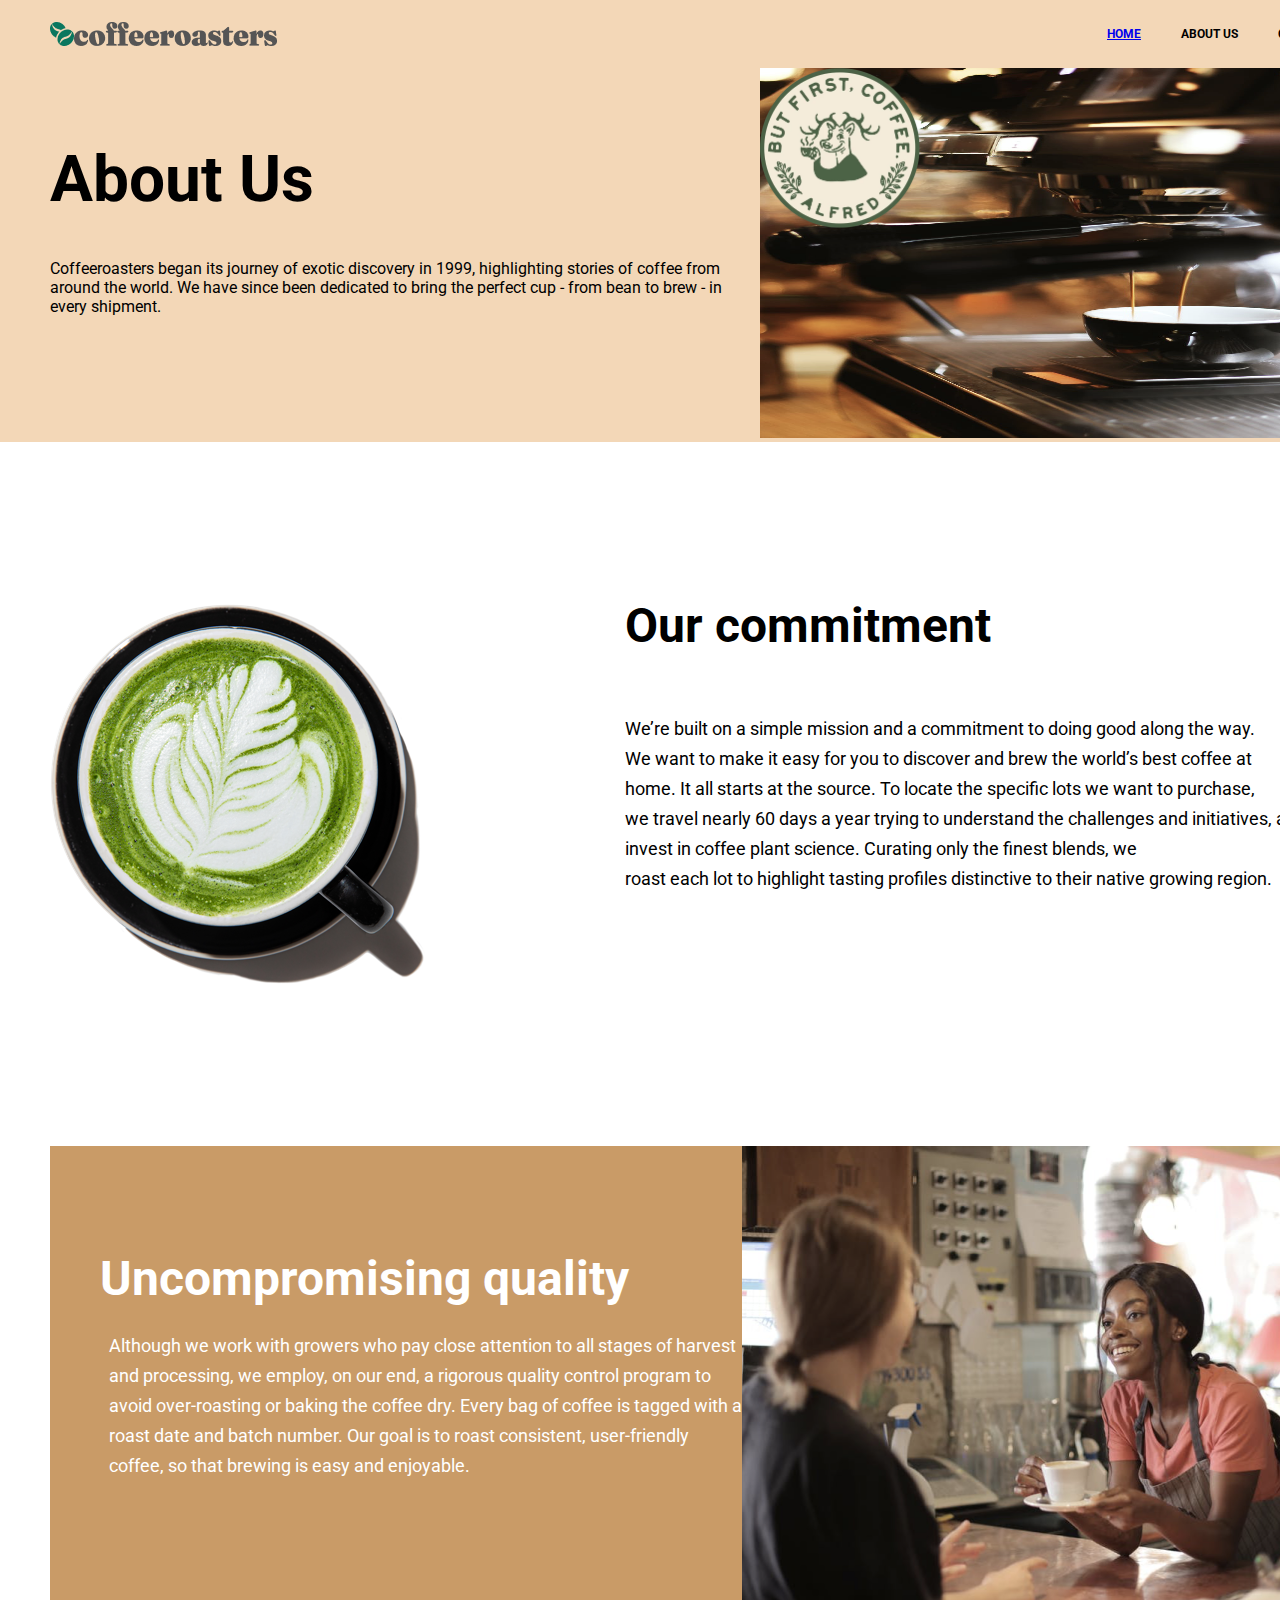
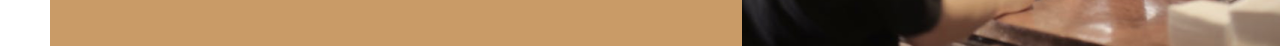
<file: azimjon.html>
<!DOCTYPE html>
<html lang="en">
<head>
    <meta charset="UTF-8">
    <meta name="viewport" content="width=device-width, initial-scale=1.0">
    <title>Document</title>
    <link rel="stylesheet" href="style.css">
</head>
<body>
    <header class="header container">
        <nav class="nav">
            <img src="img/Group 3614.png" alt="" class="logo">
            <ul>
                <li><a href="azimjon.html">HOME</a></li>
                <li>ABOUT US</li>
                <li>Create your plan</li>
            </ul>
        </nav>
        <div class="header-content">
            <div class="header-content_text">
                <h1>About Us</h1>
                <p>Coffeeroasters began its journey of exotic discovery in 1999, highlighting stories of coffee from around the world. We have since been dedicated to bring the perfect cup - from bean to brew - in every shipment.</p>
                </div>
            <div class="header-container_img">
                <img src="img/57859921205f55ce521ed6307e983340223dc522.png" alt="" class="krug">
                <img src="img/c4467f04c3eb2f3acbf93a1f2ffb5b236459276b.png" alt="" class="kvadrat2">
            </div>
        </div>
   </header>
   
   <section class="section2 container">
        <div class="div6">
            <img src="img/c41f960df3c0126ade4df205a366472eb92464bf.png" alt="">
            <div class="div8">
            <h1>Our commitment</h1>
            <p>We’re built on a simple mission and a commitment to doing good along the way. <br> We want to make it easy for you to discover and brew the world’s best coffee at <br> home. It all starts at the source. To locate the specific lots we want to purchase, <br> we travel nearly 60 days a year trying to understand the challenges and  initiatives, and  <br> invest in coffee plant science. Curating only the finest blends, we  <br>roast each lot to highlight tasting profiles distinctive to their native growing region.</p>
            </div>
           
        </div>
         
    <section class="section3 container2">
        <div class="div7">
            <div class="text div"> 
                     <h1>Uncompromising quality</h1>
                     <p>Although we work with growers who pay close attention to all stages of harvest <br> and processing, we employ, on our end, a rigorous quality control program to <br> avoid over-roasting or baking the coffee dry. Every bag of coffee is tagged with a <br> roast date and batch number. Our goal is to roast consistent, user-friendly <br> coffee, so that brewing is easy and enjoyable.</p>
            </div>
                     <img src="img/8eae15023735fce6da0acebaab18a9b8924857ca.png" alt="" class="negr">
        </div>
       
    </section>

   </section>
    
</body>
</html>
</file>
<file: style.css>
@import url('https://fonts.googleapis.com/css2?family=Roboto:ital,wght@0,100..900;1,100..900&display=swap');

*{
    margin: 0;
    padding: 0;
    box-sizing: border-box;
    list-style: none;
    font-family: "Roboto", sans-serif;

}

.header{
    width: 1440px;
    background-color: #F3D7B7;  
}

.container{
    margin: 0 auto;
    padding: 0 50px;
}

.nav{
    width: 100%;
    display: flex;
    align-items: center;
    justify-content: space-between;
    padding: 22px 0;
}

 .nav ul {
    display: flex;
    align-items: center;
    gap: 40px;
}

.nav ul li{
    font-size: 12px;
    font-weight: 700;
    text-transform: uppercase;
}

.header-content{
    width: 100%;
    display: flex;
    justify-content: space-between;
    align-items: center;
}



.header-content_text h1{
    font-weight: 700;
    font-size: 64px;
    line-height: 100%;
    letter-spacing: 0px;

}

.header-content_text p{
    font-size: 16px;
    font-weight: 400;
    margin: 47px 0;
}

.btn{
    width: 193px;
    height: 51px;
    border-radius: 100px;
    background-color: green;
    color: white;
    text-transform: uppercase;
    font-size: 16px;
    font-weight: 500;
    border: none;
}

.header-content_img{
    position: relative;
    
}

.krug{
    width: 160px;
    position: absolute;
    z-index: 1;
    /* left: -45px;
    top: -35px; */
    animation-name: krugAnim;
    animation-duration: 2s;
    animation-iteration-count: infinite;
}


.kvadrat{
    width: 710px;
    height: 694px;
    position: relative;
    left: 50px;
    top: 70px;
}

@keyframes krugAnim{
    0%{
        transform: rotate(0deg);
    }


    100%{
        transform: rotate(360deg);
    }
}


.container{
    margin: 0 auto;
}

.section{
    width: 1440px;
    background-color: #f9eddf;
}

.img{
    width: 451.25px;
    height: 375.0000915527344px;
    opacity: 1;
    top: 1009px;
    left: 159.45px;
}

.div4{
    width: 1117px;
    margin: 0 auto;
    display: flex;
    justify-content: center;
}

.h1{
    text-align: center;
    font-weight: 700;
    font-style: Bold;
    font-size: 50px;
    line-height: 100%;
    letter-spacing: 0px;
    text-align: center;
    font-variant: small-caps;

}

.div5{
    align-content: center;
}

.div5 h1{
    font-weight: 500;
    font-style: Medium;
    font-size: 48px;
    line-height: 100%;
    letter-spacing: 0px;
    font-variant: small-caps;
}

.div5 p{
    font-weight: 400;
    font-size: 22px;
    line-height: 34px;
    letter-spacing: 0px;
}

.footer{
    width: 1440px;
    height: 160px;
    background-color: #F3D7B7;
}

.nav2{
    width: 100%;
    display: flex;
    align-items: center;
    justify-content: space-between;
    padding: 62px 0;
}

.nav2 ul {
    display: flex;
    align-items: center;
    gap: 40px;
}

.nav ul li{
    font-size: 12px;
    font-weight: 700;
    text-transform: uppercase;
}

.kvadrat2{
    width: 630px;
    height: 370px;
    top: 182px;
    left: 726px;
    opacity: 1;
}

.div6{
    width: 100%;
    display: flex;
    align-items: center;
}


.div8 h1{
    padding: 160px 0 0 200px;
    color: black;
    font-weight: 700;
    font-size: 48px;
    line-height: 100%;
    letter-spacing: 0px;
}

.div8 p{
    padding: 64px 0 252px 200px;
    font-weight: 400;
    font-size: 18px;
    line-height: 30px;
    letter-spacing: 0px;
}

.section2{
    width: 1440px;
    height: 1129px;
}
.div7 p{    
    font-weight: 400;
    font-size: 18px;
    line-height: 30px;
    letter-spacing: 0px;
}

.container2{
    background-color: #C99B67;
    margin: 0 auto;
}

.section3 {
    background-color: #C99B67;
    width: 1440px;
}
.div7{
    display: flex;
}

.div7 h1{
    padding: 109px 0 0 50px;
    color: white;
    font-weight: 700;
    font-size: 48px;
    line-height: 100%;
    letter-spacing: 0px;
}


.div7 p{
    color: white;
    padding: 28px 0 105px 59px;
}

.negr img{
    display: flex;
    justify-content: end;
    width: 566px;
    height: 552px;
    top: 1297px;
    left: 820px;
    opacity: 1;

}
</file>
